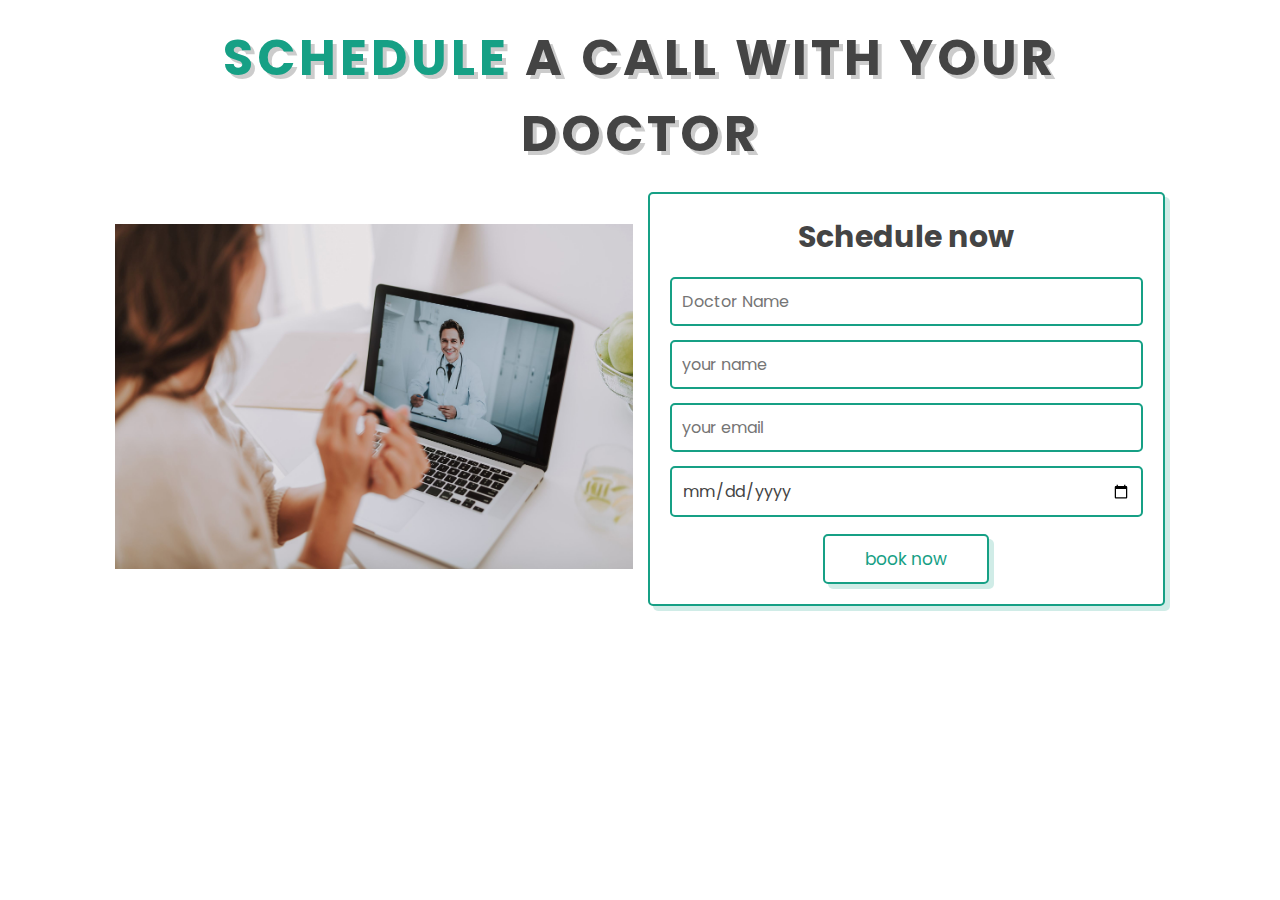
<file: BMSCE-Medecode-2024-main/book.html>
<!DOCTYPE html>
<html lang="en">
<head>
  <meta charset="UTF-8">
  <meta name="viewport" content="width=device-width, initial-scale=1.0">
  <title>Document</title>
  <link rel="stylesheet" href="style.css">
</head>
<body>
  <section class="book" id="book">
    <h2 class="heading"><span>Schedule</span> a call with your Doctor</h1>
    <div class="row">
      <div class="image">
        <img src="Virtual Consultation.jpg" alt="Image not found">
      </div>
      <form action="" id="myForm">  <h3>Schedule now</h3>
        <input type="text" placeholder="Doctor Name" name="doctor_name" class="box">
        <input type="text" placeholder="your name" name="name" class="box">
        <input type="email" placeholder="your email" name="email" class="box">
        <input type="date" name="date" class="box">
        <a href="#" onclick="sendEmail()" class="btn">book now</a>
      </form>
    </div>
  </section>
  <script>
    function sendEmail() {
      var doctorName = document.getElementById("myForm").elements["doctor_name"].value;
      var name = document.getElementById("myForm").elements["name"].value;
      var email = document.getElementById("myForm").elements["email"].value;
      var date = document.getElementById("myForm").elements["date"].value;

      var emailBody = "Hi Dr. " + doctorName + ",\n\nI'd like to book an appointment. Here are my details:\n\n* Name: " + name + "\n* Email: " + email + "\n* Date: " + date + "\n\nThanks,\n" + name;

      var mailtoLink = "mailto:preethi.cs22@bmsce.ac.in?subject=Appointment Booking&body=" + encodeURIComponent(emailBody);
      window.location.href = mailtoLink;
    }
  </script>
</body>
</html>
</file>
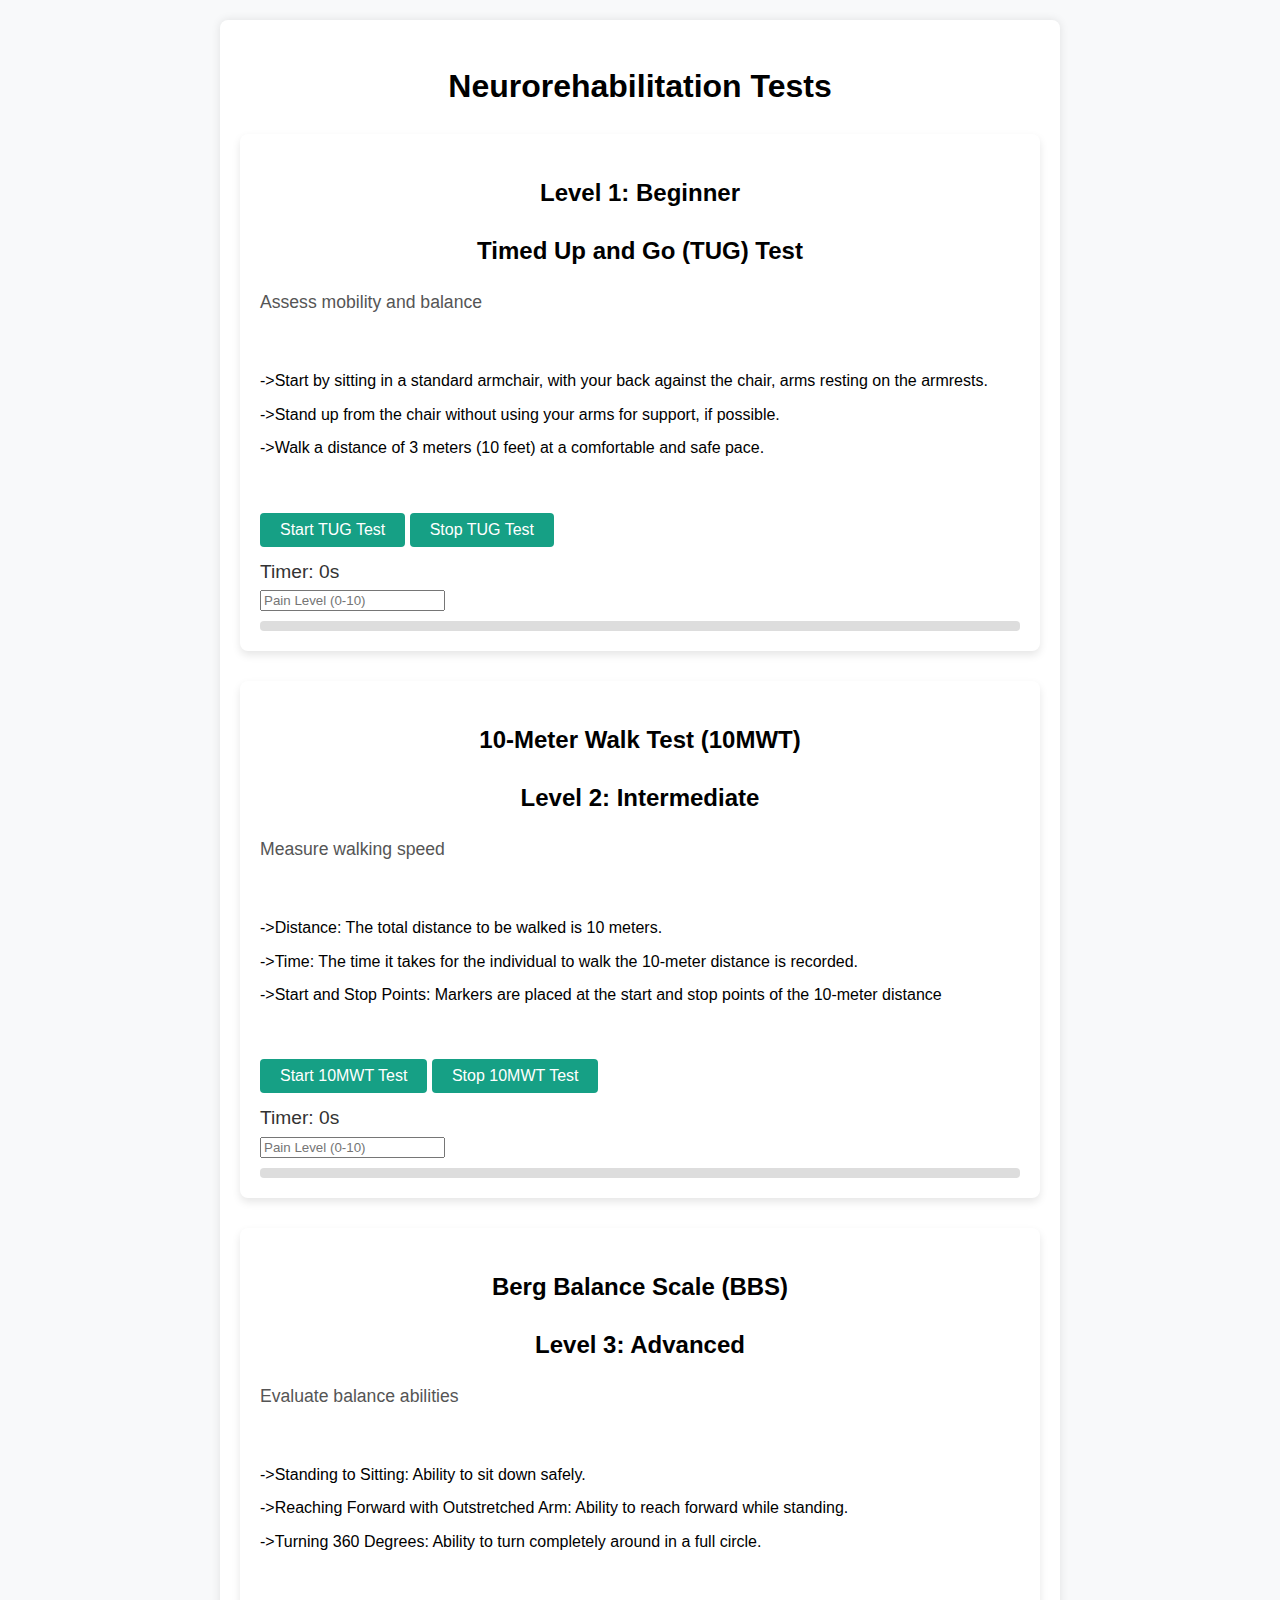
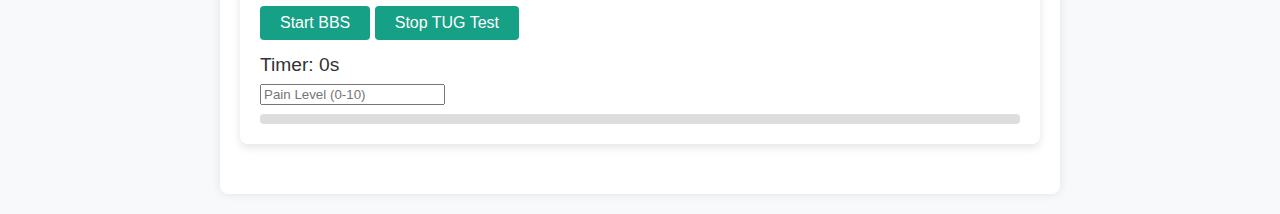
<file: BMSCE-Medecode-2024-main/Physiodemo.html>
<!DOCTYPE html>
<html lang="en">
<head>
    <meta charset="UTF-8">
    <meta name="viewport" content="width=device-width, initial-scale=1.0">
    <title>Neurorehabilitation Tests</title>
    <link rel="stylesheet" href="physiodemo2.css">
</head>
<body>
    <div class="container">
        <h1>Neurorehabilitation Tests</h1>

        <!-- Timed Up and Go (TUG) Test -->
        <div class="test" id="tugTest">
            <h2> Level 1: Beginner</h2>
            <h2>Timed Up and Go (TUG) Test</h2>
            <p>Assess mobility and balance</p><br>
            <ul type="disc">
            <li>->Start by sitting in a standard armchair, with your back against the chair, arms resting on the armrests.</li>
            <li>->Stand up from the chair without using your arms for support, if possible.</li>
            <li>->Walk a distance of 3 meters (10 feet) at a comfortable and safe pace.</li>
            </ul><br>
            <button onclick="startTUG()">Start TUG Test</button>
            <button onclick="stopTUG()">Stop TUG Test</button>
            <div class="timer" id="tugTimer">Timer: 0s</div>
            <input type="number" id="tugPainLevel" placeholder="Pain Level (0-10)">
            <div class="graph" id="tugGraph"></div>
        </div>

        <!-- 10-Meter Walk Test (10MWT) -->
        <div class="test" id="walkTest">
            <h2>10-Meter Walk Test (10MWT)</h2>
            <h2> Level 2: Intermediate</h2>
            <p>Measure walking speed</p><br>
            <ul>
                <li>->Distance: The total distance to be walked is 10 meters.</li>
                <li>->Time: The time it takes for the individual to walk the 10-meter distance is recorded.</li>
                <li>->Start and Stop Points: Markers are placed at the start and stop points of the 10-meter distance</li>
            </ul><br>
            <button onclick="startTenMwt()">Start 10MWT Test</button>
            <button onclick="stopTenMwt()">Stop 10MWT Test</button>
            <div class="timer" id="walkTimer">Timer: 0s</div>
            <input type="number" id="walkPainLevel" placeholder="Pain Level (0-10)">
            <div class="graph" id="walkGraph"></div>
        </div>

        <!-- Berg Balance Scale (BBS) -->
        <div class="test" id="bergTest">
            <h2>Berg Balance Scale (BBS)</h2>
            <h2> Level 3: Advanced</h2>
            <p>Evaluate balance abilities</p><br>
            <ul>
                <li>->Standing to Sitting: Ability to sit down safely.</li>
                <li>->Reaching Forward with Outstretched Arm: Ability to reach forward while standing.</li>
                <li>->Turning 360 Degrees: Ability to turn completely around in a full circle.</li>
            </ul><br>
            <button onclick="startBbs()">Start BBS</button>
            <button onclick="stopBbs()">Stop TUG Test</button>
            <div class="timer" id="bergTimer">Timer: 0s</div>
            <input type="number" id="bergPainLevel" placeholder="Pain Level (0-10)">
            <div class="graph" id="bergGraph"></div>
        </div>
    </div>

    <script src="physiodemonew3.js"></script>
</body>
</html>
</file>
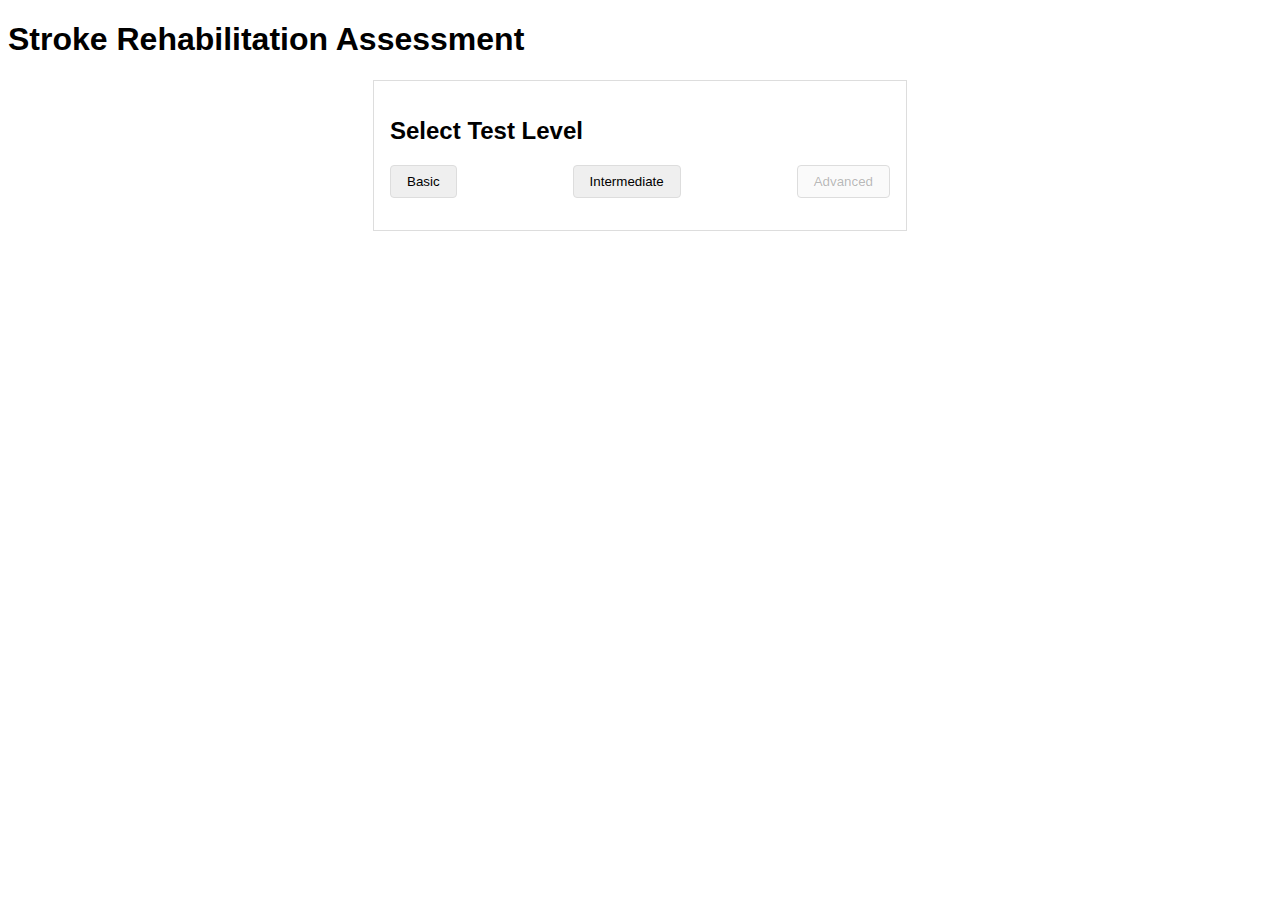
<file: BMSCE-Medecode-2024-main/physiork.html>
<!DOCTYPE html>
<html lang="en">
<head>
  <meta charset="UTF-8">
  <meta name="viewport" content="width=device-width, initial-scale=1.0">
  <title>Stroke Rehabilitation Assessment</title>
  <link rel="stylesheet" href="physiostyle.css">
</head>
<body>
  <h1>Stroke Rehabilitation Assessment</h1>
  <div id="test-container">
    <h2>Select Test Level</h2>
    <div class="level-buttons">
      <button id="basic-level">Basic</button>
      <button id="intermediate-level">Intermediate</button>
      <button id="advanced-level" disabled>Advanced</button>
    </div>
    <div id="test-details">
      </div>
  </div>
  <script src="physioscript.js"></script>
</body>
</html>
</file>
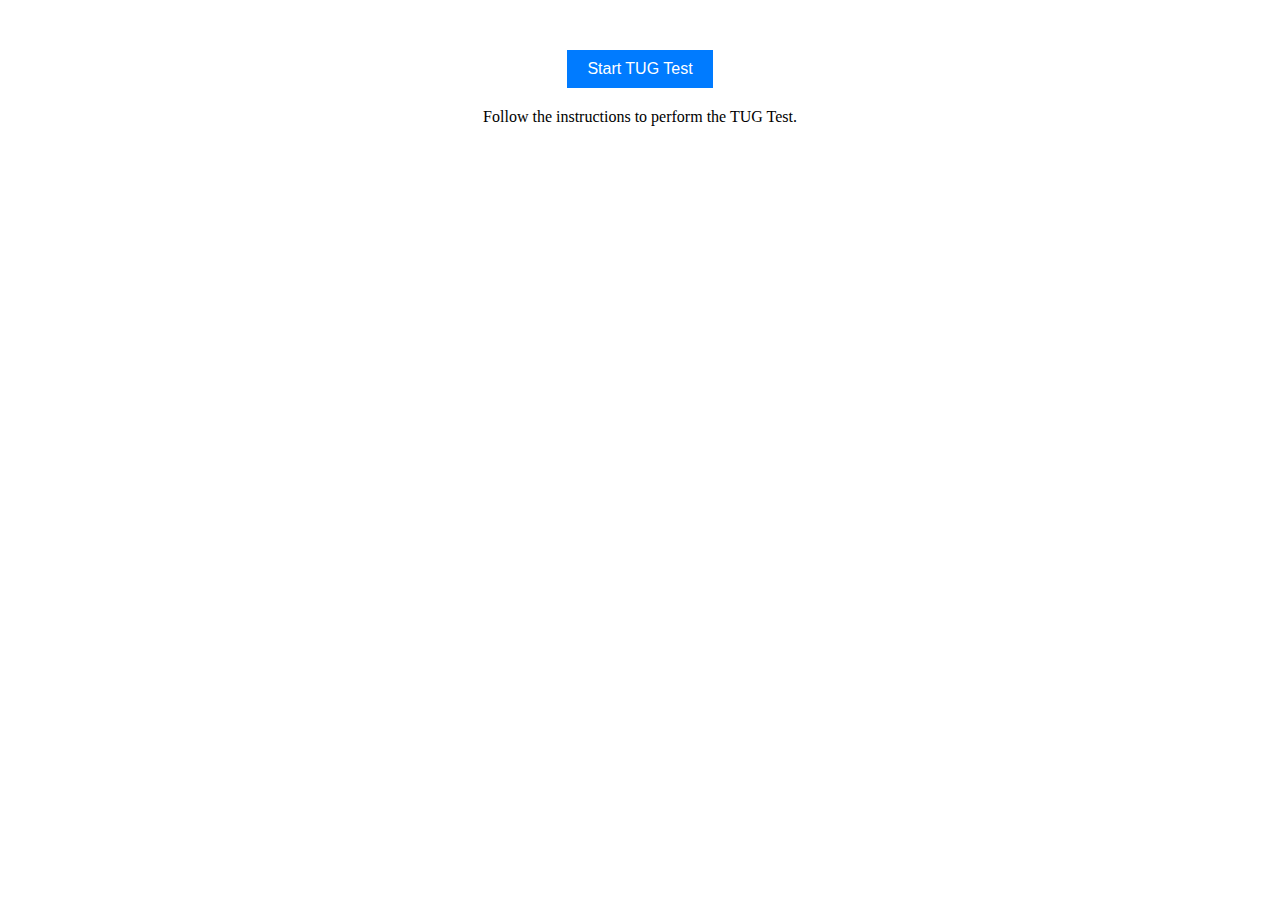
<file: BMSCE-Medecode-2024-main/Physiotherapy.html>
<!DOCTYPE html>
<html lang="en">
<head>
    <meta charset="UTF-8">
    <meta name="viewport" content="width=device-width, initial-scale=1.0">
    <title>TUG Test</title>
    <link rel="stylesheet" href="PhysiotherapyStyle.css">
</head>
<body>
    <div class="container">
        <button id="startButton">Start TUG Test</button>
        <p id="instruction">Follow the instructions to perform the TUG Test.</p>
        <div id="timer"></div>
    </div>
    <script src="PhysiotherapyJS.js"></script>
</body>
</html>
</file>
<file: BMSCE-Medecode-2024-main/style.css>
@import url('https://fonts.googleapis.com/css2?family=Poppins:wght@100;200;300;400;500;600;700&display=swap');

:root{
    --green: #16a085; 
    --black: #444; 
    --light-color: #777; 
    --box-shadow:.5rem .5rem 0 rgba(22, 160, 133, .2);
    --text-shadow:.4rem .4rem 0 rgba(0, 0, 0, .2);
    --border: .2rem solid var(--green);
}

*{
    font-family: 'Poppins', sans-serif;
    margin: 0; padding: 0;
    box-sizing: border-box;
    outline: none; border: none;
    text-transform: none;
    text-decoration: none;
    transition: all .2s ease-out;
}
html{
    font-size: 62.5%;
    overflow-x: hidden;
    scroll-padding-top: 7rem;
    scroll-behavior: smooth;
}
section{
    padding: 2rem 9%;
}
section:nth-child(even){
    background: #f5f5f5;
}
.heading{
    text-align: center;
    padding-bottom: 2rem;
    text-shadow: var(--text-shadow);
    text-transform: uppercase;
    color: var(--black);
    font-size: 5rem;
    letter-spacing: .4rem;
}.heading span{
    text-transform: uppercase;
    color: var(--green);
}
.btn{
    display: inline-block;
    margin-top: 1rem;
    padding: .5rem;
    padding-left: 1rem;
    border: var(--border);
    border-radius: .5rem;
    box-shadow: var(--box-shadow);
    color: var(--green);
    cursor: pointer;
    font-size: 1.7rem;
    background: #fff;
}
.btn span{
    padding: .7rem 1rem;
    border-radius: .5rem;
    background: var(--green);
    color: #fff;
    margin-left: .5rem;
}
.btn:hover{
    background: var(--green);
    color: #fff;
}
.btn:hover span{
    color: var(--green);
    background: #fff;
    margin-left: 1rem;
}
/* Header Section Starts */
.header{
    padding: 2rem 9%;
    position: fixed;
    top: 0; left: 0; right: 0;
    z-index: 1000;
    box-shadow: 0 .5rem 1.5rem rgba(0, 0, 0, .1);
    display: flex;
    align-items: center; 
    justify-content: space-between;
    background: #fff;
}
.header .logo{
    font-size: 2.5rem;
    color: var(--black);
}
.header .logo i{
    color: var(--green);
}
.header .navbar a{
    font-size: 1.7rem;
    color: var(--light-color);
    margin-left: 2rem;
}
.header .navbar a:hover{
    color: var(--green);
}
#menu-btn{
    font-size: 2.5rem;
    border-radius: .5rem;
    background: #eee;
    color:var(--green);
    padding: 1rem 1.5rem;
    cursor: pointer;
    display: none;
}
/* Header Section End */

/* Home Section starts */
.home{
    display: flex;
    align-items: center;
    flex-wrap: wrap;
    gap: 1.5rem;
    padding-top: 10rem;
}
.home .image{
    flex: 1 1 45rem;
}
.home .image img{
    width: 100%;
}
.home .content{
    flex: 1 1 45rem;
}
.home .content h3 {
    font-size: 4.5rem;
    /* font-weight: 700; */
    color: var(--black);
    line-height: 1.8;
    text-shadow: var(--text-shadow);
}
.home .content p{
    font-size:1.7rem;
    color: var(--light-color);
    line-height: 1.8;
    padding: 1rem 0;
}
/* Home Section End */

/* icons section starts */
.icons-container{
    display: grid;
    gap: 2rem;
    grid-template-columns: repeat(auto-fit, minmax(20rem, 1fr));
    padding-top: 5rem;
    padding-bottom: 5rem;
}
.icons-container .icons{
    border: var(--border);
    box-shadow: var(--box-shadow);
    border-radius: .5rem;
    text-align: center;
    padding: 2.5rem;
}
.icons-container .icons i{
    font-size: 4.5rem;
    color: var(--green);
    padding-bottom: .7rem;
}
.icons-container .icons h3{
    font-size: 4.5rem;
    color: var(--black);
    padding: .5rem 0;
    text-shadow: var(--text-shadow);
}
.icons-container .icons p{
    font-size: 1.7rem;
    color: var(--light-color);
    
}
/* icons section End */

/* Service section Starts */
.services .box-container{
    display: grid;
    grid-template-columns: repeat(auto-fit, minmax(27rem, 1fr));
    gap: 2rem;
}
.services .box-container .box{
    background: #fff;
    border-radius: .5rem;
    box-shadow: var(--box-shadow);
    border: var(--border);
    padding: 2rem;
}
.services .box-container .box i{
    color: var(--green);
    font-size: 5rem;
    padding-bottom: .5rem;
}
.services .box-container .box h3{
    color: var(--black);
    font-size: 2.5rem;
    padding: 1rem 0;
}
.services .box-container .box p{
    color: var(--light-color);
    font-size: 1.4rem;
    line-height: 2;
}
/* Service section End */

/* About section Start */
.about .row{
    display: flex;
    align-items: center;
    flex-wrap: wrap;
    gap: 2rem;
}
.about .row .image{
    flex: 1 1 45rem;
}
.about .row .image img{
    width: 100%;
}
.about .row .content{
    flex: 1 1 45rem;
}
.about .row .content h3{
    color: var(--black);
    text-shadow: var(--text-shadow);
    font-size: 4rem;
    line-height: 1.8;
}
.about .row .content p{
    color: var(--light-color);
    padding: 1rem 0;
    font-size: 1.5rem;
    line-height: 1.8;
}
/* About section End  */

/* Doctors section Starts */
.doctors .box-container{
    display: grid;
    grid-template-columns: repeat(auto-fit, minmax(30rem, 1fr));
    gap: 2rem;
}
.doctors .box-container .box{
    text-align: center;
    background: #fff;
    border: var(--border);
    border-radius: .5rem;
    box-shadow: var(--box-shadow);
    padding: 2rem;
}
.doctors .box-container .box img{
    height: 20rem;
    border: var(--border);
    border-radius: .5rem;
    margin-top: 1rem;
    margin-bottom: 1rem;
}
.doctors .box-container .box h3{
    color: var(--black);
    font-size: 2.5rem;
}
.doctors .box-container .box span{
    color: var(--green);
    font-size: 1.5rem;
}
.doctors .box-container .box .share{
    padding-top: 2rem;
}
.doctors .box-container .box .share a{
    height: 5rem;
    width: 5rem;
    line-height: 4.5rem;
    font-size: 2rem;
    color: var(--green);
    border: var(--border);
    border-radius: .5rem;
    margin: .3rem;
}
.doctors .box-container .box .share a:hover{
    background: var(--green);
    color: #fff;
    box-shadow: var(--box-shadow);
}
/* Doctors section End */

/* Book section Starts */
.book .row{
    display: flex;
    align-items: center;
    flex-wrap: wrap;
    gap: 1.5rem;
}
.book .row .image{
    flex: 1 1 45rem;
}
.book .row .image img{
    width: 100%;
}
.book .row form{
    flex: 1 1 45rem;
    background: #fff;
    border: var(--border);
    box-shadow: var(--box-shadow);
    text-align: center;
    padding: 2rem;
    border-radius: .5rem;
}
.book .row form h3{
    color: var(--black);
    padding-bottom: 1rem;
    font-size: 3rem;
}
.book .row form .box{
    width: 100%;
    margin: .7rem 0;
    border: var(--border);
    border-radius: .5rem;
    font-size: 1.6rem;
    color: var(--black);
    text-transform: none;
    padding: 1rem;
}
.book .row form .btn{
    padding: 1rem 4rem;
}
/* Book section End */

/* Review section Starts */
.review .box-container{
    display: grid;
    grid-template-columns: repeat(auto-fit, minmax(27rem, 1fr));
    gap: 2rem;
}
.review .box-container .box{
    border: var(--border);
    box-shadow: var(--box-shadow);
    border-radius: .5rem;
    padding: 2.5rem;
    background: #fff;
    text-align: center;
    position: relative;
    overflow: hidden;
    z-index: 0;
}
.review .box-container .box img{
    height: 10rem;
    width: 10rem;
    border-radius: 50%;
    object-fit: cover;
    border: .5rem solid #fff;
}
.review .box-container .box h3{
    color: #fff;
    font-size: 2.2rem;
    padding: .5rem 0;
}
.review .box-container .box .stars i{
    color: #fff;
    font-size: 1.5rem;
}
.review .box-container .box .text{
    color: var(--light-color);
    line-height: 1.8;
    font-size: 1.6rem;
    padding-top: 4rem;
}
.review .box-container .box::before{
    content: "";
    position: absolute;
    top: -4rem; left: 50%;
    transform: translateX(-50%);
    background: var(--green);
    border-bottom-left-radius: 50%;
    border-bottom-right-radius: 50%;
    height: 25rem;
    width: 120%;
    z-index: -1;
}
/* Review section End */

/* Blogs section Starts */
.blogs .box-container{
    display: grid;
    grid-template-columns: repeat(auto-fit, minmax(30rem, 1fr));
    gap: 2rem;
}
.blogs .box-container .box{
    border: var(--border);
    box-shadow: var(--box-shadow);
    border-radius: .5rem;
    padding: 2rem;
}
.blogs .box-container .box .image{
    height: 20rem;
    overflow: hidden;
    border-radius: .5rem;
}
.blogs .box-container .box .image img{
    height: 100%;
    width: 100%;
    object-fit: cover;
}
.blogs .box-container .box:hover .image img{
    transform: scale(1.2);
}
.blogs .box-container .box .content{
    padding-top: 1rem;
}
.blogs .box-container .box .content .icon{
    padding: 1rem 0;
    display: flex;
    align-items: center;
    justify-content: space-between;
}
.blogs .box-container .box .content .icon a{
    font-size: 1.4rem;
    color: var(--light-color);
}
.blogs .box-container .box .content .icon a:hover{
    color: var(--green);
}
.blogs .box-container .box .content .icon a i{
    padding-right: .5rem;
    color: var(--green);
}
.blogs .box-container .box .content h3{
    color: var(--black);
    font-size: 3rem;
}
.blogs .box-container .box .content p{
    color: var(--light-color);
    font-size: 1.5rem;
    line-height: 1.8;
    padding: 1rem 0;
}
/* Blogs section End */
/* Footer section Starta */
.footer .box-container{
    display: grid;
    grid-template-columns: repeat(auto-fit, minmax(22rem, 1fr));
    gap: 2rem;
}
.footer .box-container .box h3{
    font-size: 2.5rem;
    color: var(--black);
    padding: 1rem 0;
}
.footer .box-container .box a{
    display: block;
    font-size: 1.5rem;
    color: var(--light-color);
    padding: 1rem 0;
}
.footer .box-container .box a i{
    padding-right: .5rem;
    color: var(--green);
}
.footer .box-container .box a:hover i{
    padding-right: 2rem;
}
.footer .credit{
    padding: 1rem;
    padding-top: 2rem;
    margin-top: 2rem;
    text-align: center;
    font-size: 2rem;
    color: var(--light-color);
    border-top: .1rem solid rgba(0, 0, 0, .1);
}  
.footer .credit span{
    color: var(--green);
} 
/* Footer section End */










/* media queries  */
@media (max-width:991px){

    html{
        font-size: 55%;
    }

    .header{
        padding: 2rem;
    }
    section{
        padding: 2rem;
    }
}

@media (max-width:768px){

    #menu-btn{
        display: initial;
    }

    .header .navbar{
        position: absolute;
        top:115%; right: 2rem;
        border-radius: .5rem;
        box-shadow: var(--box-shadow);
        width: 30rem;
        border: var(--border);
        background: #fff;
        transform: scale(0);
        opacity: 0;
        transform-origin: top right;
        transition: none;
    }

    .header .navbar.active{
        transform: scale(1);
        opacity: 1;
        transition: .2s ease-out;
    }

    .header .navbar a{
        font-size: 2rem;
        display: block;
        margin:2.5rem;
    }

}

@media (max-width:450px){

    html{
        font-size: 50%;
    }

}
</file>
<file: BMSCE-Medecode-2024-main/physiodemo2.css>
* General styles */
:root{
    --green: #16a085; 
    --black: #444; 
    --light-color: #777; 
    --box-shadow:.5rem .5rem 0 rgba(22, 160, 133, .2);
    --text-shadow:.4rem .4rem 0 rgba(0, 0, 0, .2);
    --border: .2rem solid var(--green);
}
body {
    font-family: 'Poppins', sans-serif;
    line-height: 1.6;
    background-color: #f8f9fa;
    margin: 0;
    padding: 0;
}

.container {
    max-width: 800px;
    margin: 20px auto;
    padding: 20px;
    background-color: #fff;
    box-shadow: 0 0 10px rgba(0, 0, 0, 0.1);
    border-radius: 8px;
}

h1, h2 {
    color: var(--black);
    text-align: center;
}

h2 {
    font-size: 1.5em;
    margin-top: 20px;
    margin-bottom: 10px;
}

.test {
    margin-bottom: 30px;
    padding: 20px;
    background-color: #fff;
    box-shadow: 0 4px 8px rgba(0, 0, 0, 0.1);
    border-radius: 8px;
}

.test img {
    display: block;
    margin: 0 auto 10px;
    max-width: 100%;
    height: auto;
    border-radius: 8px;
    box-shadow: 0 4px 8px rgba(0, 0, 0, 0.1);
}

.test p {
    margin-bottom: 10px;
    font-size: 1.1em;
    color: #555;
}

ul {
    list-style-type: none;
    padding: 0;
}

ul li {
    margin-bottom: 8px;
}

button {
    display: inline-block;
    padding: 8px 20px;
    margin-top: 10px;
    background-color: #16a085;
    color: #fff;
    border: none;
    border-radius: 4px;
    cursor: pointer;
    font-size: 1em;
    transition: background-color 0.3s;
}

button:hover {
    background-color: black;
}

.timer {
    font-size: 1.2em;
    margin-top: 10px;
    color: #333;
}

input[type="range"] {
    width: 100%;
    margin-top: 8px;
    -webkit-appearance: none;
    appearance: none;
    height: 8px;
    background: #ddd;
    outline: none;
    opacity: 0.7;
    transition: opacity .15s ease-in-out;
    border-radius: 4px;
}

input[type="range"]:hover {
    opacity: 1;
}

input[type="range"]::-webkit-slider-thumb {
    -webkit-appearance: none;
    appearance: none;
    width: 20px;
    height: 20px;
    background: #16a085;
    cursor: pointer;
    border-radius: 50%;
}

input[type="range"]::-moz-range-thumb {
    width: 20px;
    height: 20px;
    background: #16a085;
    cursor: pointer;
    border-radius: 50%;
}

.pain-label {
    margin-top: 5px;
    font-size: 1.2em;
    color: #555;
}

.graph {
    height: 10px;
    background-color: #ddd;
    border-radius: 4px;
    margin-top: 8px;
    overflow: hidden;
}

/* Pie chart container */
canvas {
    display: block;
    margin: 10px auto;
    max-width: 100%;
    height: auto;
    border-radius: 8px;
    box-shadow: 0 4px 8px rgba(0, 0, 0, 0.1);
}

/* Responsive design */
@media (max-width: 600px) {
    .container {
        padding: 10px;
    }

    h1 {
        font-size: 1.8em;
    }

    h2 {
        font-size: 1.3em;
    }

    .test {
        padding: 15px;
    }

    .test img {
        margin-bottom: 5px;
    }

    button {
        padding: 6px 16px;
        font-size: 0.9em;
    }

    .timer {
        font-size: 1em;
    }
}

.locked {
    background-color: #ccc; /* Light grey background */
    border-color: #333;
    pointer-events: none; /* Prevent interaction with locked elements */
}

.locked::before {
    content: "🔒"; /* Lock emoji */
    position: fixed;
    top: 80%; /* Center vertically */
    left: 50%; /* Center horizontally */
    transform: translate(-50%, -50%);
    font-size: 7em; /* Adjust size as needed */
}
</file>
<file: BMSCE-Medecode-2024-main/physiostyle.css>
body {
    font-family: 'Poppins', sans-serif;
  }
  
  #test-container {
    border: 1px solid #ddd;
    padding: 1rem;
    margin: 1rem auto;
    max-width: 500px;
  }
  
  .level-buttons {
    display: flex;
    justify-content: space-between;
    margin-bottom: 1rem;
  }
  
  .level-buttons button {
    padding: 0.5rem 1rem;
    border: 1px solid #ddd;
    border-radius: 4px;
    cursor: pointer;
  }
  
  .level-buttons button.active {
    background-color: #eee;
  }
  
  #test-details {
    display: none;
  }
  
  #test-details h3 {
    margin-bottom: 0.5rem;
  }
  
  #test-details p {
    margin-bottom: 1rem;
  }
  
  #timer-controls {
    display: flex;
    justify-content: space-between;
    margin-bottom: 1rem;
  }
  
  #timer-controls button {
    padding: 0.5rem 1rem;
    border: 1px solid #ddd;
    border-radius: 4px;
    cursor: pointer;
  }
  
  #pain-scale {
    margin-bottom: 1rem;
  }
  
  #pain-scale label {
    display: block;
    margin-bottom: 0.5rem;
  }
  
  #pain-scale input[type="number"] {
    width: 50px;
    padding: 0.5rem;
    border: 1px solid #ddd;
    border-radius: 4px;
  }
  
  #graph-container {
    width: 100%;
    height: 200px;
    border: 1px solid #ddd;
    margin-bottom: 1rem;
  }
</file>
<file: BMSCE-Medecode-2024-main/PhysiotherapyStyle.css>
.container {
    text-align: center;
    margin-top: 50px;
}

#startButton {
    padding: 10px 20px;
    font-size: 16px;
    background-color: #007bff;
    color: #fff;
    border: none;
    cursor: pointer;
}

#instruction {
    margin-top: 20px;
}

#timer {
    margin-top: 20px;
    font-size: 24px;
}
</file>
